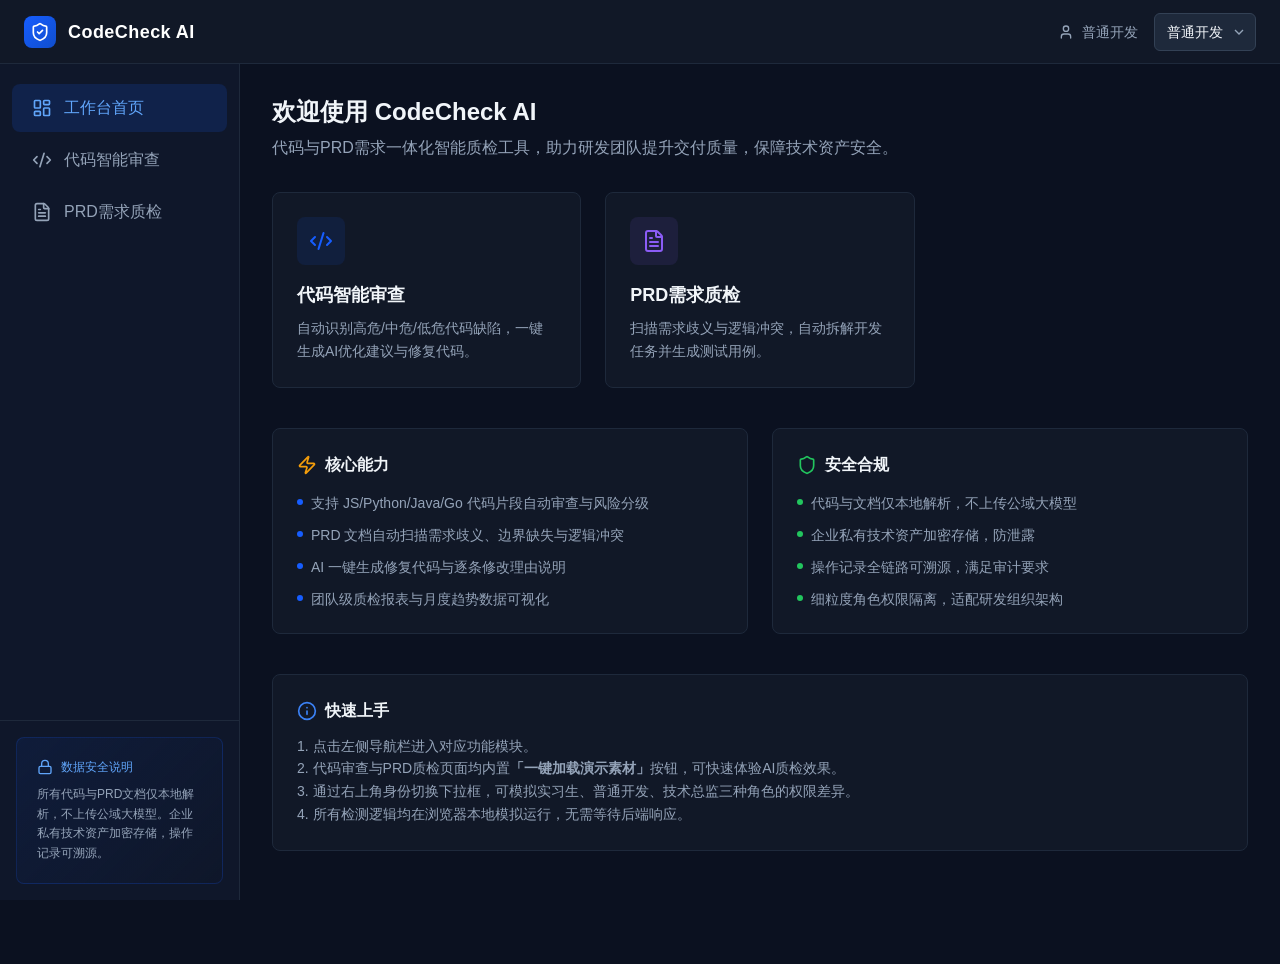
<file: index.html>
<!DOCTYPE html>
<html lang="zh-CN">
<head>
  <meta charset="UTF-8">
  <meta name="viewport" content="width=device-width, initial-scale=1.0">
  <title>工作台首页 - CodeCheck AI</title>
  <script src="libs/tailwindcss.js"></script>
  <script src="libs/lucide.js"></script>
  <link rel="stylesheet" href="css/custom.css">
</head>
<body class="bg-[#0B1120] text-[#F1F5F9]">
  <div id="app-container" class="ml-[240px] min-h-screen">
    <!-- 页面主内容区 -->
    <main class="p-8 max-w-6xl mx-auto">
      <!-- 欢迎区 -->
      <section class="mb-8 fade-in">
        <h1 class="text-2xl font-bold mb-2">欢迎使用 CodeCheck AI</h1>
        <p class="text-[#94A3B8]">
          代码与PRD需求一体化智能质检工具，助力研发团队提升交付质量，保障技术资产安全。
        </p>
      </section>

      <!-- 快捷入口卡片 -->
      <section class="grid grid-cols-1 md:grid-cols-3 gap-6 mb-10 fade-in">
        <a href="code-review.html" class="card card-hover group no-underline text-[#F1F5F9]">
          <div class="w-12 h-12 rounded-lg bg-[#165DFF]/10 flex items-center justify-center mb-4 group-hover:bg-[#165DFF]/20 transition-colors">
            <i data-lucide="code-2" class="w-6 h-6 text-[#165DFF]"></i>
          </div>
          <h3 class="text-lg font-semibold mb-2">代码智能审查</h3>
          <p class="text-sm text-[#94A3B8] leading-relaxed">
            自动识别高危/中危/低危代码缺陷，一键生成AI优化建议与修复代码。
          </p>
        </a>

        <a href="prd-check.html" class="card card-hover group no-underline text-[#F1F5F9]">
          <div class="w-12 h-12 rounded-lg bg-[#8B5CF6]/10 flex items-center justify-center mb-4 group-hover:bg-[#8B5CF6]/20 transition-colors">
            <i data-lucide="file-text" class="w-6 h-6 text-[#8B5CF6]"></i>
          </div>
          <h3 class="text-lg font-semibold mb-2">PRD需求质检</h3>
          <p class="text-sm text-[#94A3B8] leading-relaxed">
            扫描需求歧义与逻辑冲突，自动拆解开发任务并生成测试用例。
          </p>
        </a>

        <a href="reports.html" class="card card-hover group no-underline text-[#F1F5F9]" data-role-perm="reports">
          <div class="w-12 h-12 rounded-lg bg-[#10B981]/10 flex items-center justify-center mb-4 group-hover:bg-[#10B981]/20 transition-colors">
            <i data-lucide="bar-chart-3" class="w-6 h-6 text-[#10B981]"></i>
          </div>
          <h3 class="text-lg font-semibold mb-2">批量数据报表</h3>
          <p class="text-sm text-[#94A3B8] leading-relaxed">
            团队缺陷统计与月度质检趋势分析，支持导出统计报告。
          </p>
          <div class="mt-3 inline-flex items-center gap-1 text-xs text-[#F59E0B]">
            <i data-lucide="crown" class="w-3 h-3"></i>
            <span>技术总监专属</span>
          </div>
        </a>
      </section>

      <!-- 功能特性说明 -->
      <section class="grid grid-cols-1 md:grid-cols-2 gap-6 mb-10 fade-in">
        <div class="card">
          <h3 class="text-base font-semibold mb-4 flex items-center gap-2">
            <i data-lucide="zap" class="w-5 h-5 text-[#F59E0B]"></i>
            核心能力
          </h3>
          <ul class="space-y-3 text-sm text-[#94A3B8]">
            <li class="flex items-start gap-2">
              <span class="w-1.5 h-1.5 rounded-full bg-[#165DFF] mt-1.5 flex-shrink-0"></span>
              <span>支持 JS/Python/Java/Go 代码片段自动审查与风险分级</span>
            </li>
            <li class="flex items-start gap-2">
              <span class="w-1.5 h-1.5 rounded-full bg-[#165DFF] mt-1.5 flex-shrink-0"></span>
              <span>PRD 文档自动扫描需求歧义、边界缺失与逻辑冲突</span>
            </li>
            <li class="flex items-start gap-2">
              <span class="w-1.5 h-1.5 rounded-full bg-[#165DFF] mt-1.5 flex-shrink-0"></span>
              <span>AI 一键生成修复代码与逐条修改理由说明</span>
            </li>
            <li class="flex items-start gap-2">
              <span class="w-1.5 h-1.5 rounded-full bg-[#165DFF] mt-1.5 flex-shrink-0"></span>
              <span>团队级质检报表与月度趋势数据可视化</span>
            </li>
          </ul>
        </div>

        <div class="card">
          <h3 class="text-base font-semibold mb-4 flex items-center gap-2">
            <i data-lucide="shield" class="w-5 h-5 text-[#22C55E]"></i>
            安全合规
          </h3>
          <ul class="space-y-3 text-sm text-[#94A3B8]">
            <li class="flex items-start gap-2">
              <span class="w-1.5 h-1.5 rounded-full bg-[#22C55E] mt-1.5 flex-shrink-0"></span>
              <span>代码与文档仅本地解析，不上传公域大模型</span>
            </li>
            <li class="flex items-start gap-2">
              <span class="w-1.5 h-1.5 rounded-full bg-[#22C55E] mt-1.5 flex-shrink-0"></span>
              <span>企业私有技术资产加密存储，防泄露</span>
            </li>
            <li class="flex items-start gap-2">
              <span class="w-1.5 h-1.5 rounded-full bg-[#22C55E] mt-1.5 flex-shrink-0"></span>
              <span>操作记录全链路可溯源，满足审计要求</span>
            </li>
            <li class="flex items-start gap-2">
              <span class="w-1.5 h-1.5 rounded-full bg-[#22C55E] mt-1.5 flex-shrink-0"></span>
              <span>细粒度角色权限隔离，适配研发组织架构</span>
            </li>
          </ul>
        </div>
      </section>

      <!-- 使用提示 -->
      <section class="card fade-in">
        <h3 class="text-base font-semibold mb-3 flex items-center gap-2">
          <i data-lucide="info" class="w-5 h-5 text-[#3B82F6]"></i>
          快速上手
        </h3>
        <p class="text-sm text-[#94A3B8] leading-relaxed">
          1. 点击左侧导航栏进入对应功能模块。<br>
          2. 代码审查与PRD质检页面均内置<b>「一键加载演示素材」</b>按钮，可快速体验AI质检效果。<br>
          3. 通过右上角身份切换下拉框，可模拟实习生、普通开发、技术总监三种角色的权限差异。<br>
          4. 所有检测逻辑均在浏览器本地模拟运行，无需等待后端响应。
        </p>
      </section>
    </main>
  </div>

  <script src="js/auth.js"></script>
  <script src="js/mock-data.js"></script>
  <script src="js/layout.js"></script>
  <script>
    // 首页额外初始化
    document.addEventListener('DOMContentLoaded', () => {
      if (window.lucide) lucide.createIcons();
    });
  </script>
</body>
</html>
</file>
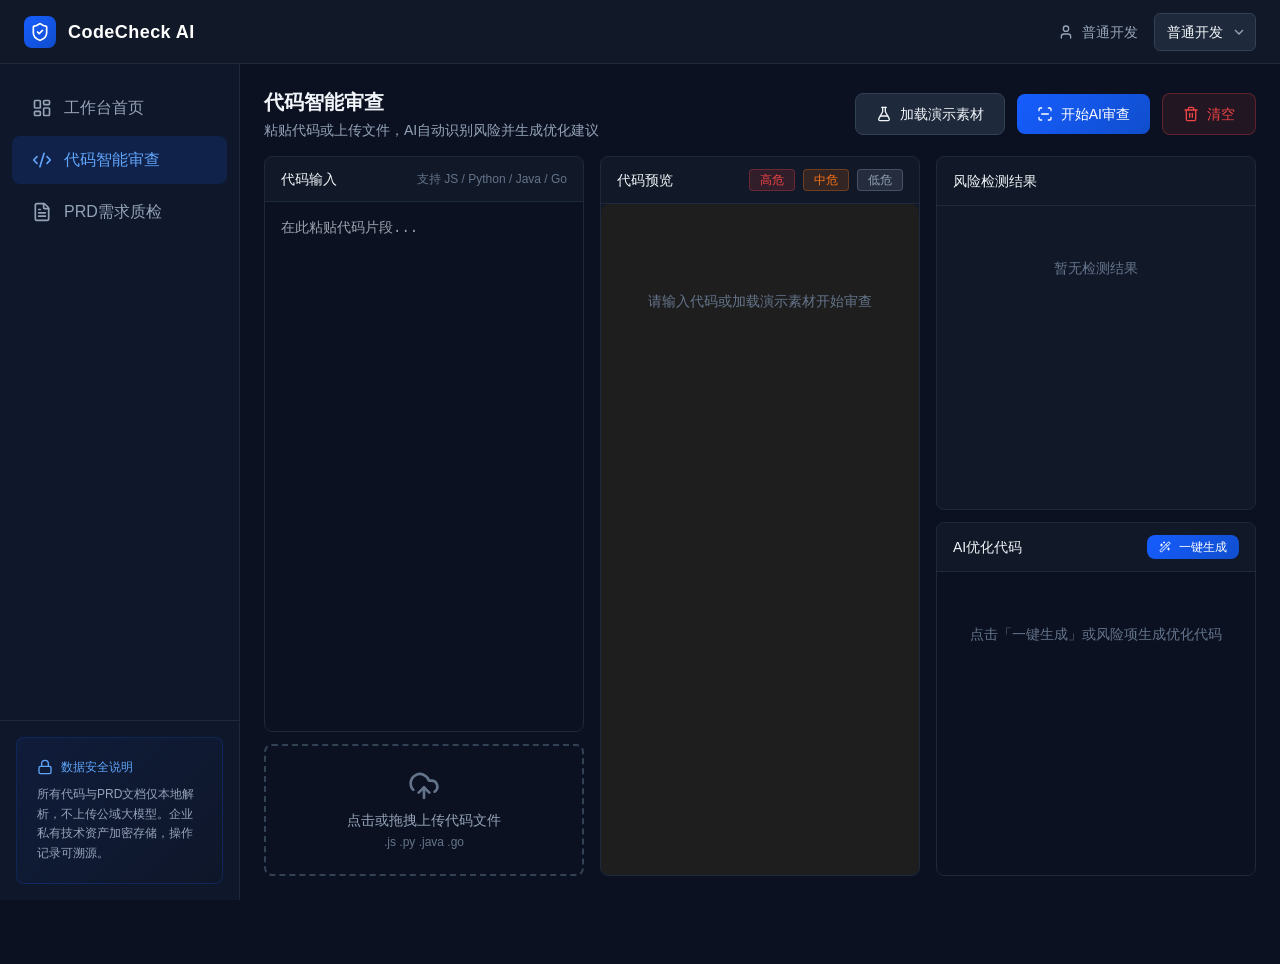
<file: code-review.html>
<!DOCTYPE html>
<html lang="zh-CN">
<head>
  <meta charset="UTF-8">
  <meta name="viewport" content="width=device-width, initial-scale=1.0">
  <title>代码智能审查 - CodeCheck AI</title>
  <script src="libs/tailwindcss.js"></script>
  <script src="libs/lucide.js"></script>
  <link rel="stylesheet" href="css/custom.css">
</head>
<body class="bg-[#0B1120] text-[#F1F5F9]">
  <div id="app-container" class="ml-[240px] min-h-screen">
    <main class="p-6 h-[calc(100vh-64px)] flex flex-col">
      <!-- 顶部操作栏 -->
      <div class="flex items-center justify-between mb-4 flex-shrink-0">
        <div>
          <h1 class="text-xl font-bold">代码智能审查</h1>
          <p class="text-sm text-[#94A3B8] mt-1">粘贴代码或上传文件，AI自动识别风险并生成优化建议</p>
        </div>
        <div class="flex items-center gap-3">
          <button id="btn-load-demo" class="btn btn-secondary text-sm">
            <i data-lucide="flask-conical" class="w-4 h-4"></i>
            加载演示素材
          </button>
          <button id="btn-analyze" class="btn btn-primary text-sm">
            <i data-lucide="scan-line" class="w-4 h-4"></i>
            开始AI审查
          </button>
          <button id="btn-clear" class="btn btn-danger text-sm">
            <i data-lucide="trash-2" class="w-4 h-4"></i>
            清空
          </button>
        </div>
      </div>

      <!-- 三栏布局 -->
      <div class="flex-1 grid grid-cols-12 gap-4 min-h-0">
        <!-- 左侧：代码输入 -->
        <div class="col-span-4 flex flex-col gap-3 min-h-0">
          <div class="card flex-1 flex flex-col p-0 overflow-hidden">
            <div class="px-4 py-3 border-b border-[#1E293B] flex items-center justify-between">
              <span class="text-sm font-medium">代码输入</span>
              <span class="text-xs text-[#64748B]">支持 JS / Python / Java / Go</span>
            </div>
            <textarea id="code-input" class="flex-1 bg-[#0B1120] text-[#D4D4D4] p-4 text-sm font-mono resize-none outline-none border-none" placeholder="在此粘贴代码片段..."></textarea>
          </div>
          <!-- 模拟文件上传区 -->
          <div class="upload-zone py-6" id="upload-zone">
            <i data-lucide="upload-cloud" class="w-8 h-8 text-[#64748B] mx-auto mb-2"></i>
            <p class="text-sm text-[#94A3B8]">点击或拖拽上传代码文件</p>
            <p class="text-xs text-[#64748B] mt-1">.js .py .java .go</p>
            <input type="file" id="file-input" class="hidden" accept=".js,.py,.java,.go">
          </div>
        </div>

        <!-- 中部：代码编辑器预览 -->
        <div class="col-span-4 flex flex-col min-h-0">
          <div class="card flex-1 flex flex-col p-0 overflow-hidden">
            <div class="px-4 py-3 border-b border-[#1E293B] flex items-center justify-between">
              <span class="text-sm font-medium">代码预览</span>
              <div class="flex items-center gap-2">
                <span class="tag tag-high text-xs">高危</span>
                <span class="tag tag-medium text-xs">中危</span>
                <span class="tag tag-low text-xs">低危</span>
              </div>
            </div>
            <div id="code-editor" class="code-editor flex-1 p-2 overflow-auto">
              <div class="text-sm text-[#64748B] text-center mt-20">请输入代码或加载演示素材开始审查</div>
            </div>
          </div>
        </div>

        <!-- 右侧：风险与优化 -->
        <div class="col-span-4 flex flex-col gap-3 min-h-0">
          <!-- 风险列表 -->
          <div class="card flex-1 flex flex-col p-0 overflow-hidden">
            <div class="px-4 py-3 border-b border-[#1E293B]">
              <span class="text-sm font-medium">风险检测结果</span>
            </div>
            <div id="risk-list" class="flex-1 overflow-auto p-3">
              <div class="text-sm text-[#64748B] text-center mt-10">暂无检测结果</div>
            </div>
          </div>

          <!-- AI优化输出 -->
          <div class="card flex-1 flex flex-col p-0 overflow-hidden">
            <div class="px-4 py-3 border-b border-[#1E293B] flex items-center justify-between">
              <span class="text-sm font-medium">AI优化代码</span>
              <div class="flex items-center gap-2">
                <button id="btn-gen-fix" class="btn btn-primary text-xs px-3 py-1">
                  <i data-lucide="wand-2" class="w-3 h-3"></i>
                  一键生成
                </button>
                <button id="btn-copy-fix" class="text-xs text-[#60A5FA] hover:text-[#93C5FD] hidden">复制</button>
              </div>
            </div>
            <div id="fix-output" class="flex-1 overflow-auto p-3 bg-[#0B1120]">
              <div class="text-sm text-[#64748B] text-center mt-10">点击「一键生成」或风险项生成优化代码</div>
            </div>
          </div>
        </div>
      </div>
    </main>

    <!-- 风险详情弹窗 -->
    <div id="risk-modal" class="modal-overlay">
      <div class="modal-content">
        <div class="flex items-center justify-between mb-3">
          <div class="flex items-center gap-2">
            <span id="modal-tag" class="tag"></span>
            <h3 id="modal-title" class="text-base font-semibold"></h3>
          </div>
          <button id="modal-close" class="text-[#64748B] hover:text-white">
            <i data-lucide="x" class="w-5 h-5"></i>
          </button>
        </div>
        <div class="space-y-3 text-sm">
          <div>
            <p class="text-[#94A3B8] mb-1">风险说明</p>
            <p id="modal-reason" class="text-[#F1F5F9] leading-relaxed"></p>
          </div>
          <div>
            <p class="text-[#94A3B8] mb-1">修复建议</p>
            <p id="modal-fix" class="text-[#22C55E] leading-relaxed"></p>
          </div>
        </div>
        <div class="mt-5 flex justify-end">
          <button id="modal-gen-fix" class="btn btn-primary text-sm">生成修复代码</button>
        </div>
      </div>
    </div>

    <!-- 加载遮罩 -->
    <div id="loading-overlay" class="modal-overlay">
      <div class="flex flex-col items-center gap-3">
        <div class="loading-spinner"></div>
        <p class="text-sm text-[#94A3B8]">AI正在分析代码风险...</p>
      </div>
    </div>
  </div>

  <script src="js/auth.js"></script>
  <script src="js/mock-data.js"></script>
  <script src="js/layout.js"></script>
  <script src="js/code-review.js"></script>
</body>
</html>
</file>
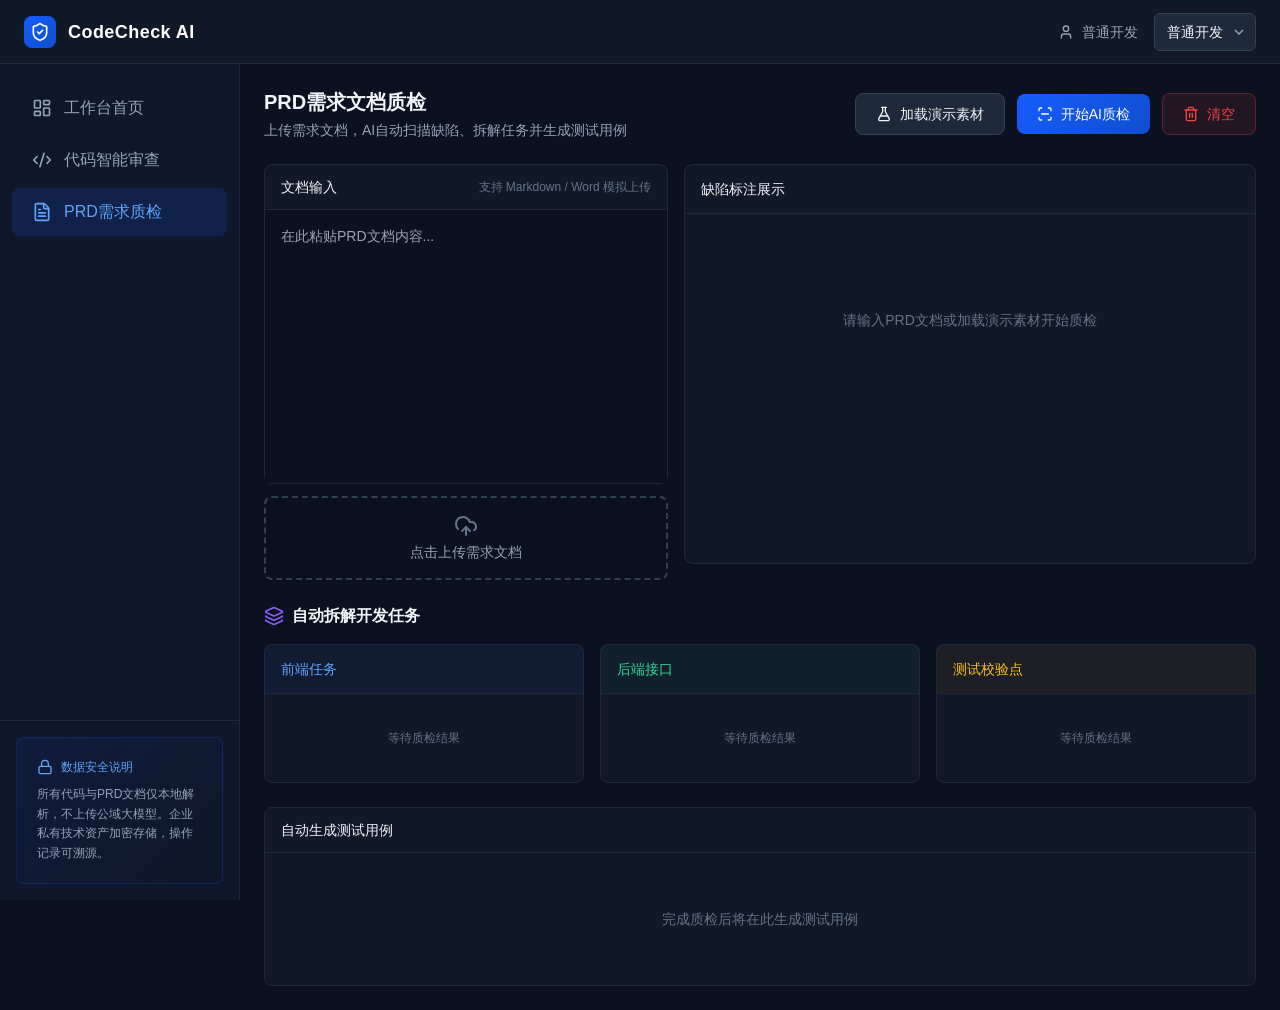
<file: prd-check.html>
<!DOCTYPE html>
<html lang="zh-CN">
<head>
  <meta charset="UTF-8">
  <meta name="viewport" content="width=device-width, initial-scale=1.0">
  <title>PRD需求文档质检 - CodeCheck AI</title>
  <script src="libs/tailwindcss.js"></script>
  <script src="libs/lucide.js"></script>
  <link rel="stylesheet" href="css/custom.css">
</head>
<body class="bg-[#0B1120] text-[#F1F5F9]">
  <div id="app-container" class="ml-[240px] min-h-screen">
    <main class="p-6">
      <!-- 顶部操作栏 -->
      <div class="flex items-center justify-between mb-6">
        <div>
          <h1 class="text-xl font-bold">PRD需求文档质检</h1>
          <p class="text-sm text-[#94A3B8] mt-1">上传需求文档，AI自动扫描缺陷、拆解任务并生成测试用例</p>
        </div>
        <div class="flex items-center gap-3">
          <button id="btn-load-demo" class="btn btn-secondary text-sm">
            <i data-lucide="flask-conical" class="w-4 h-4"></i>
            加载演示素材
          </button>
          <button id="btn-analyze" class="btn btn-primary text-sm">
            <i data-lucide="scan-line" class="w-4 h-4"></i>
            开始AI质检
          </button>
          <button id="btn-clear" class="btn btn-danger text-sm">
            <i data-lucide="trash-2" class="w-4 h-4"></i>
            清空
          </button>
        </div>
      </div>

      <!-- 文档输入区 -->
      <div class="grid grid-cols-12 gap-4 mb-6">
        <div class="col-span-5">
          <div class="card flex flex-col p-0" style="height: 320px;">
            <div class="px-4 py-3 border-b border-[#1E293B] flex items-center justify-between">
              <span class="text-sm font-medium">文档输入</span>
              <span class="text-xs text-[#64748B]">支持 Markdown / Word 模拟上传</span>
            </div>
            <textarea id="prd-input" class="flex-1 bg-[#0B1120] text-[#D4D4D4] p-4 text-sm resize-none outline-none border-none" placeholder="在此粘贴PRD文档内容..."></textarea>
          </div>
          <div class="upload-zone mt-3 py-4" id="upload-zone">
            <i data-lucide="upload-cloud" class="w-6 h-6 text-[#64748B] mx-auto mb-1"></i>
            <p class="text-sm text-[#94A3B8]">点击上传需求文档</p>
            <input type="file" id="file-input" class="hidden" accept=".md,.doc,.docx,.txt">
          </div>
        </div>

        <!-- 缺陷标注展示区 -->
        <div class="col-span-7">
          <div class="card p-0" style="height: 400px;">
            <div class="px-4 py-3 border-b border-[#1E293B]">
              <span class="text-sm font-medium">缺陷标注展示</span>
            </div>
            <div id="defect-list" class="p-4 overflow-auto" style="height: calc(400px - 49px);">
              <div class="text-sm text-[#64748B] text-center mt-20">请输入PRD文档或加载演示素材开始质检</div>
            </div>
          </div>
        </div>
      </div>

      <!-- 自动拆解任务 -->
      <div class="mb-6">
        <h2 class="text-base font-semibold mb-4 flex items-center gap-2">
          <i data-lucide="layers" class="w-5 h-5 text-[#8B5CF6]"></i>
          自动拆解开发任务
        </h2>
        <div class="grid grid-cols-3 gap-4" id="task-section">
          <div class="card p-0">
            <div class="px-4 py-3 border-b border-[#1E293B] bg-[#165DFF]/5">
              <span class="text-sm font-medium text-[#60A5FA]">前端任务</span>
            </div>
            <div id="task-frontend" class="p-3 overflow-auto" style="max-height: 260px;">
              <div class="text-xs text-[#64748B] text-center py-6">等待质检结果</div>
            </div>
          </div>
          <div class="card p-0">
            <div class="px-4 py-3 border-b border-[#1E293B] bg-[#10B981]/5">
              <span class="text-sm font-medium text-[#34D399]">后端接口</span>
            </div>
            <div id="task-backend" class="p-3 overflow-auto" style="max-height: 260px;">
              <div class="text-xs text-[#64748B] text-center py-6">等待质检结果</div>
            </div>
          </div>
          <div class="card p-0">
            <div class="px-4 py-3 border-b border-[#1E293B] bg-[#F59E0B]/5">
              <span class="text-sm font-medium text-[#FBBF24]">测试校验点</span>
            </div>
            <div id="task-test" class="p-3 overflow-auto" style="max-height: 260px;">
              <div class="text-xs text-[#64748B] text-center py-6">等待质检结果</div>
            </div>
          </div>
        </div>
      </div>

      <!-- 测试用例生成 -->
      <div class="card p-0">
        <div class="px-4 py-3 border-b border-[#1E293B] flex items-center justify-between">
          <span class="text-sm font-medium">自动生成测试用例</span>
          <button id="btn-copy-cases" class="text-xs text-[#60A5FA] hover:text-[#93C5FD] hidden">复制全部用例</button>
        </div>
        <div id="test-cases" class="p-4 overflow-auto" style="max-height: 300px;">
          <div class="text-sm text-[#64748B] text-center py-10">完成质检后将在此生成测试用例</div>
        </div>
      </div>

      <!-- 加载遮罩 -->
      <div id="loading-overlay" class="modal-overlay">
        <div class="flex flex-col items-center gap-3">
          <div class="loading-spinner"></div>
          <p class="text-sm text-[#94A3B8]">AI正在分析PRD文档...</p>
        </div>
      </div>
    </main>
  </div>

  <script src="js/auth.js"></script>
  <script src="js/mock-data.js"></script>
  <script src="js/layout.js"></script>
  <script src="js/prd-check.js"></script>
</body>
</html>
</file>
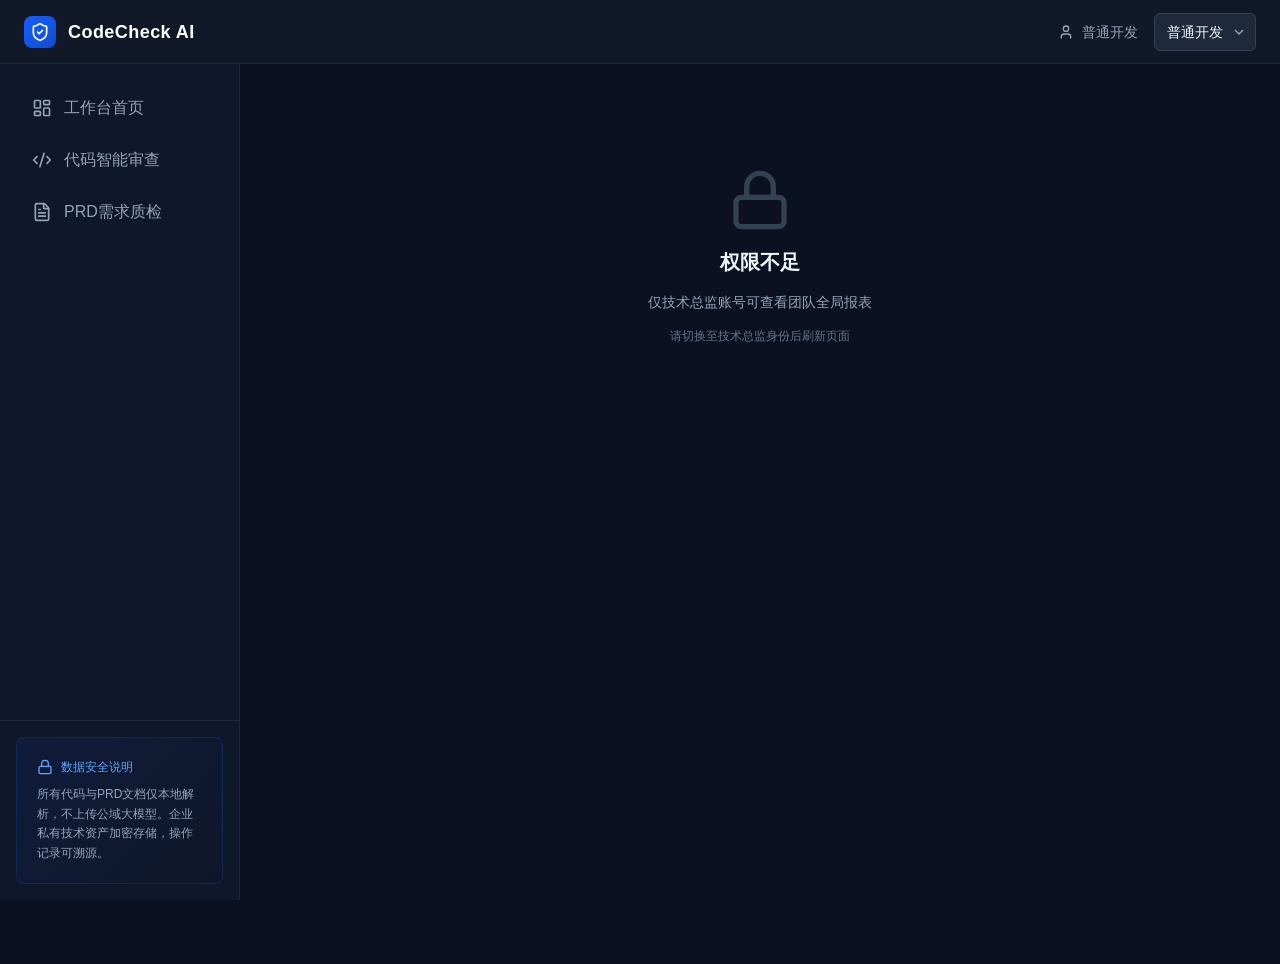
<file: reports.html>
<!DOCTYPE html>
<html lang="zh-CN">
<head>
  <meta charset="UTF-8">
  <meta name="viewport" content="width=device-width, initial-scale=1.0">
  <title>批量数据报表 - CodeCheck AI</title>
  <script src="libs/tailwindcss.js"></script>
  <script src="libs/lucide.js"></script>
  <script src="libs/chart.js"></script>
  <link rel="stylesheet" href="css/custom.css">
</head>
<body class="bg-[#0B1120] text-[#F1F5F9]">
  <div id="app-container" class="ml-[240px] min-h-screen">
    <main class="p-6">
      <!-- 权限隔离：技术总监可见，其他角色显示权限不足 -->
      <div id="reports-content" data-require-report>
        <!-- 顶部栏 -->
        <div class="flex items-center justify-between mb-6">
          <div>
            <h1 class="text-xl font-bold">批量数据报表</h1>
            <p class="text-sm text-[#94A3B8] mt-1">团队质检数据统计与月度趋势分析</p>
          </div>
          <button id="btn-export" class="btn btn-primary text-sm">
            <i data-lucide="file-down" class="w-4 h-4"></i>
            导出PDF报告
          </button>
        </div>

        <!-- 统计卡片 -->
        <div class="grid grid-cols-4 gap-4 mb-6">
          <div class="card py-5">
            <div class="flex items-center gap-3 mb-2">
              <div class="w-10 h-10 rounded-lg bg-[#EF4444]/10 flex items-center justify-center">
                <i data-lucide="alert-triangle" class="w-5 h-5 text-[#EF4444]"></i>
              </div>
              <div>
                <p class="text-xs text-[#94A3B8]">高危漏洞总数</p>
                <p class="text-xl font-bold">89</p>
              </div>
            </div>
          </div>
          <div class="card py-5">
            <div class="flex items-center gap-3 mb-2">
              <div class="w-10 h-10 rounded-lg bg-[#F97316]/10 flex items-center justify-center">
                <i data-lucide="bug" class="w-5 h-5 text-[#F97316]"></i>
              </div>
              <div>
                <p class="text-xs text-[#94A3B8]">中危缺陷总数</p>
                <p class="text-xl font-bold">156</p>
              </div>
            </div>
          </div>
          <div class="card py-5">
            <div class="flex items-center gap-3 mb-2">
              <div class="w-10 h-10 rounded-lg bg-[#8B5CF6]/10 flex items-center justify-center">
                <i data-lucide="file-warning" class="w-5 h-5 text-[#8B5CF6]"></i>
              </div>
              <div>
                <p class="text-xs text-[#94A3B8]">需求缺陷总数</p>
                <p class="text-xl font-bold">73</p>
              </div>
            </div>
          </div>
          <div class="card py-5">
            <div class="flex items-center gap-3 mb-2">
              <div class="w-10 h-10 rounded-lg bg-[#10B981]/10 flex items-center justify-center">
                <i data-lucide="check-circle" class="w-5 h-5 text-[#10B981]"></i>
              </div>
              <div>
                <p class="text-xs text-[#94A3B8]">本月质检次数</p>
                <p class="text-xl font-bold">268</p>
              </div>
            </div>
          </div>
        </div>

        <!-- 图表与表格区 -->
        <div class="grid grid-cols-12 gap-6 mb-6">
          <!-- 饼图 -->
          <div class="col-span-5 card p-0">
            <div class="px-4 py-3 border-b border-[#1E293B]">
              <span class="text-sm font-medium">团队缺陷分布占比</span>
            </div>
            <div class="p-4 flex items-center justify-center" style="height: 340px;">
              <canvas id="defectPieChart" style="max-height: 300px;"></canvas>
            </div>
          </div>

          <!-- 月度数据表格 -->
          <div class="col-span-7 card p-0">
            <div class="px-4 py-3 border-b border-[#1E293B]">
              <span class="text-sm font-medium">月度质检数据汇总</span>
            </div>
            <div class="p-4 overflow-auto" style="height: 340px;">
              <table class="data-table">
                <thead>
                  <tr>
                    <th>月份</th>
                    <th>质检次数</th>
                    <th>高危漏洞</th>
                    <th>需求缺陷</th>
                    <th>环比趋势</th>
                  </tr>
                </thead>
                <tbody id="monthly-table-body">
                  <!-- JS动态填充 -->
                </tbody>
              </table>
            </div>
          </div>
        </div>

        <!-- 底部说明 -->
        <div class="security-card text-sm text-[#94A3B8]">
          <div class="flex items-center gap-2 mb-2 text-[#60A5FA]">
            <i data-lucide="info" class="w-4 h-4"></i>
            <span class="font-medium">报表说明</span>
          </div>
          <p>本报表数据基于团队历史质检记录汇总生成，所有统计仅用于内部质量改进参考。敏感漏洞详情已脱敏处理，完整记录存储于企业私有服务器。</p>
        </div>
      </div>

      <!-- 权限不足提示 -->
      <div id="permission-denied" class="permission-denied hidden">
        <i data-lucide="lock" class="w-16 h-16 text-[#334155] mb-4"></i>
        <h3 class="text-xl font-semibold">权限不足</h3>
        <p class="text-sm mt-2">仅技术总监账号可查看团队全局报表</p>
        <p class="text-xs mt-4 text-[#64748B]">请切换至技术总监身份后刷新页面</p>
      </div>
    </main>
  </div>

  <script src="js/auth.js"></script>
  <script src="js/mock-data.js"></script>
  <script src="js/layout.js"></script>
  <script src="js/reports.js"></script>
</body>
</html>
</file>
<file: css/custom.css>
/* CodeCheck AI - 自定义样式 */

/* 基础深色主题 */
:root {
  --primary: #165DFF;
  --primary-hover: #104ECC;
  --bg-dark: #0B1120;
  --bg-card: #111827;
  --bg-sidebar: #0F172A;
  --bg-editor: #1E1E1E;
  --text-primary: #F1F5F9;
  --text-secondary: #94A3B8;
  --border-color: #1E293B;
  --risk-high: rgba(239, 68, 68, 0.15);
  --risk-high-border: #EF4444;
  --risk-medium: rgba(249, 115, 22, 0.15);
  --risk-medium-border: #F97316;
  --risk-low: rgba(148, 163, 184, 0.15);
  --risk-low-border: #94A3B8;
}

body {
  font-family: "PingFang SC", "Microsoft YaHei", "Helvetica Neue", Arial, sans-serif;
  background-color: var(--bg-dark);
  color: var(--text-primary);
}

/* 滚动条 */
::-webkit-scrollbar {
  width: 6px;
  height: 6px;
}
::-webkit-scrollbar-track {
  background: var(--bg-sidebar);
}
::-webkit-scrollbar-thumb {
  background: #334155;
  border-radius: 3px;
}
::-webkit-scrollbar-thumb:hover {
  background: #475569;
}

/* 侧边栏 */
.sidebar {
  width: 240px;
  background: var(--bg-sidebar);
  border-right: 1px solid var(--border-color);
}

.nav-item {
  display: flex;
  align-items: center;
  gap: 12px;
  padding: 12px 20px;
  color: var(--text-secondary);
  border-radius: 8px;
  margin: 4px 12px;
  transition: all 0.2s ease;
  cursor: pointer;
  text-decoration: none;
}
.nav-item:hover {
  background: rgba(22, 93, 255, 0.1);
  color: var(--text-primary);
}
.nav-item.active {
  background: rgba(22, 93, 255, 0.15);
  color: #60A5FA;
  font-weight: 500;
}
.nav-item.hidden-role {
  display: none !important;
}

/* 卡片 */
.card {
  background: var(--bg-card);
  border: 1px solid var(--border-color);
  border-radius: 8px;
  padding: 24px;
  transition: transform 0.2s ease, box-shadow 0.2s ease;
}
.card-hover:hover {
  transform: translateY(-2px);
  box-shadow: 0 8px 24px rgba(0, 0, 0, 0.3);
}

/* 按钮 */
.btn {
  display: inline-flex;
  align-items: center;
  justify-content: center;
  gap: 8px;
  padding: 10px 20px;
  border-radius: 8px;
  font-size: 14px;
  font-weight: 500;
  cursor: pointer;
  transition: all 0.2s ease;
  border: none;
  outline: none;
}
.btn-primary {
  background: linear-gradient(135deg, #165DFF, #104ECC);
  color: white;
}
.btn-primary:hover {
  background: linear-gradient(135deg, #104ECC, #0D3DA8);
  transform: translateY(-1px);
  box-shadow: 0 4px 12px rgba(22, 93, 255, 0.3);
}
.btn-secondary {
  background: #1E293B;
  color: var(--text-primary);
  border: 1px solid #334155;
}
.btn-secondary:hover {
  background: #334155;
}
.btn-danger {
  background: rgba(239, 68, 68, 0.1);
  color: #EF4444;
  border: 1px solid rgba(239, 68, 68, 0.3);
}
.btn-danger:hover {
  background: rgba(239, 68, 68, 0.2);
}
.btn-success {
  background: rgba(34, 197, 94, 0.1);
  color: #22C55E;
  border: 1px solid rgba(34, 197, 94, 0.3);
}
.btn-success:hover {
  background: rgba(34, 197, 94, 0.2);
}

/* 代码编辑器暗色主题 */
.code-editor {
  background: var(--bg-editor);
  border-radius: 8px;
  font-family: Consolas, "Courier New", monospace;
  font-size: 13px;
  line-height: 1.6;
  overflow: auto;
}
.code-line {
  display: flex;
  padding: 2px 12px;
  min-height: 24px;
}
.code-line:hover {
  background: rgba(255, 255, 255, 0.03);
}
.line-number {
  width: 40px;
  text-align: right;
  padding-right: 12px;
  color: #6B7280;
  user-select: none;
  flex-shrink: 0;
}
.line-content {
  flex: 1;
  white-space: pre;
  color: #D4D4D4;
}

/* 风险高亮 */
.risk-high {
  background: var(--risk-high);
  border-left: 3px solid var(--risk-high-border);
}
.risk-medium {
  background: var(--risk-medium);
  border-left: 3px solid var(--risk-medium-border);
}
.risk-low {
  background: var(--risk-low);
  border-left: 3px solid var(--risk-low-border);
}

/* 标签 */
.tag {
  display: inline-flex;
  align-items: center;
  padding: 2px 10px;
  border-radius: 4px;
  font-size: 12px;
  font-weight: 500;
}
.tag-high {
  background: rgba(239, 68, 68, 0.15);
  color: #EF4444;
  border: 1px solid rgba(239, 68, 68, 0.3);
}
.tag-medium {
  background: rgba(249, 115, 22, 0.15);
  color: #F97316;
  border: 1px solid rgba(249, 115, 22, 0.3);
}
.tag-low {
  background: rgba(148, 163, 184, 0.15);
  color: #94A3B8;
  border: 1px solid rgba(148, 163, 184, 0.3);
}

/* 弹窗 */
.modal-overlay {
  position: fixed;
  inset: 0;
  background: rgba(0, 0, 0, 0.6);
  display: flex;
  align-items: center;
  justify-content: center;
  z-index: 50;
  opacity: 0;
  pointer-events: none;
  transition: opacity 0.2s ease;
}
.modal-overlay.active {
  opacity: 1;
  pointer-events: auto;
}
.modal-content {
  background: var(--bg-card);
  border: 1px solid var(--border-color);
  border-radius: 12px;
  padding: 24px;
  max-width: 480px;
  width: 90%;
  transform: scale(0.95);
  transition: transform 0.2s ease;
}
.modal-overlay.active .modal-content {
  transform: scale(1);
}

/* Loading */
.loading-spinner {
  width: 24px;
  height: 24px;
  border: 2px solid rgba(22, 93, 255, 0.2);
  border-top-color: #165DFF;
  border-radius: 50%;
  animation: spin 0.8s linear infinite;
}
@keyframes spin {
  to { transform: rotate(360deg); }
}

/* 上传区域 */
.upload-zone {
  border: 2px dashed #334155;
  border-radius: 8px;
  padding: 32px;
  text-align: center;
  transition: all 0.2s ease;
  cursor: pointer;
}
.upload-zone:hover {
  border-color: #165DFF;
  background: rgba(22, 93, 255, 0.05);
}

/* 任务卡片 */
.task-card {
  background: var(--bg-card);
  border: 1px solid var(--border-color);
  border-radius: 8px;
  padding: 16px;
  margin-bottom: 12px;
  transition: all 0.2s ease;
}
.task-card:hover {
  border-color: #165DFF;
}

/* 表格 */
.data-table {
  width: 100%;
  border-collapse: collapse;
}
.data-table th {
  text-align: left;
  padding: 12px 16px;
  font-size: 13px;
  font-weight: 500;
  color: var(--text-secondary);
  background: var(--bg-sidebar);
  border-bottom: 1px solid var(--border-color);
}
.data-table td {
  padding: 12px 16px;
  font-size: 14px;
  border-bottom: 1px solid var(--border-color);
}
.data-table tr:hover td {
  background: rgba(22, 93, 255, 0.03);
}

/* 安全说明卡片 */
.security-card {
  background: linear-gradient(135deg, rgba(22, 93, 255, 0.08), rgba(15, 23, 42, 0.5));
  border: 1px solid rgba(22, 93, 255, 0.2);
  border-radius: 8px;
  padding: 20px;
}

/* 身份切换下拉 */
.role-select {
  background: #1E293B;
  border: 1px solid #334155;
  border-radius: 6px;
  color: var(--text-primary);
  padding: 8px 32px 8px 12px;
  font-size: 14px;
  cursor: pointer;
  appearance: none;
  background-image: url("data:image/svg+xml,%3Csvg xmlns='http://www.w3.org/2000/svg' width='16' height='16' viewBox='0 0 24 24' fill='none' stroke='%2394A3B8' stroke-width='2'%3E%3Cpath d='m6 9 6 6 6-6'/%3E%3C/svg%3E");
  background-repeat: no-repeat;
  background-position: right 8px center;
}
.role-select:focus {
  outline: none;
  border-color: #165DFF;
}

/* 隐藏元素 */
.hidden {
  display: none !important;
}

/* 淡入动画 */
.fade-in {
  animation: fadeIn 0.3s ease;
}
@keyframes fadeIn {
  from { opacity: 0; transform: translateY(8px); }
  to { opacity: 1; transform: translateY(0); }
}

/* 权限不足提示 */
.permission-denied {
  display: flex;
  flex-direction: column;
  align-items: center;
  justify-content: center;
  padding: 80px 24px;
  text-align: center;
  color: var(--text-secondary);
}
.permission-denied h3 {
  color: var(--text-primary);
  margin-bottom: 8px;
}
</file>
